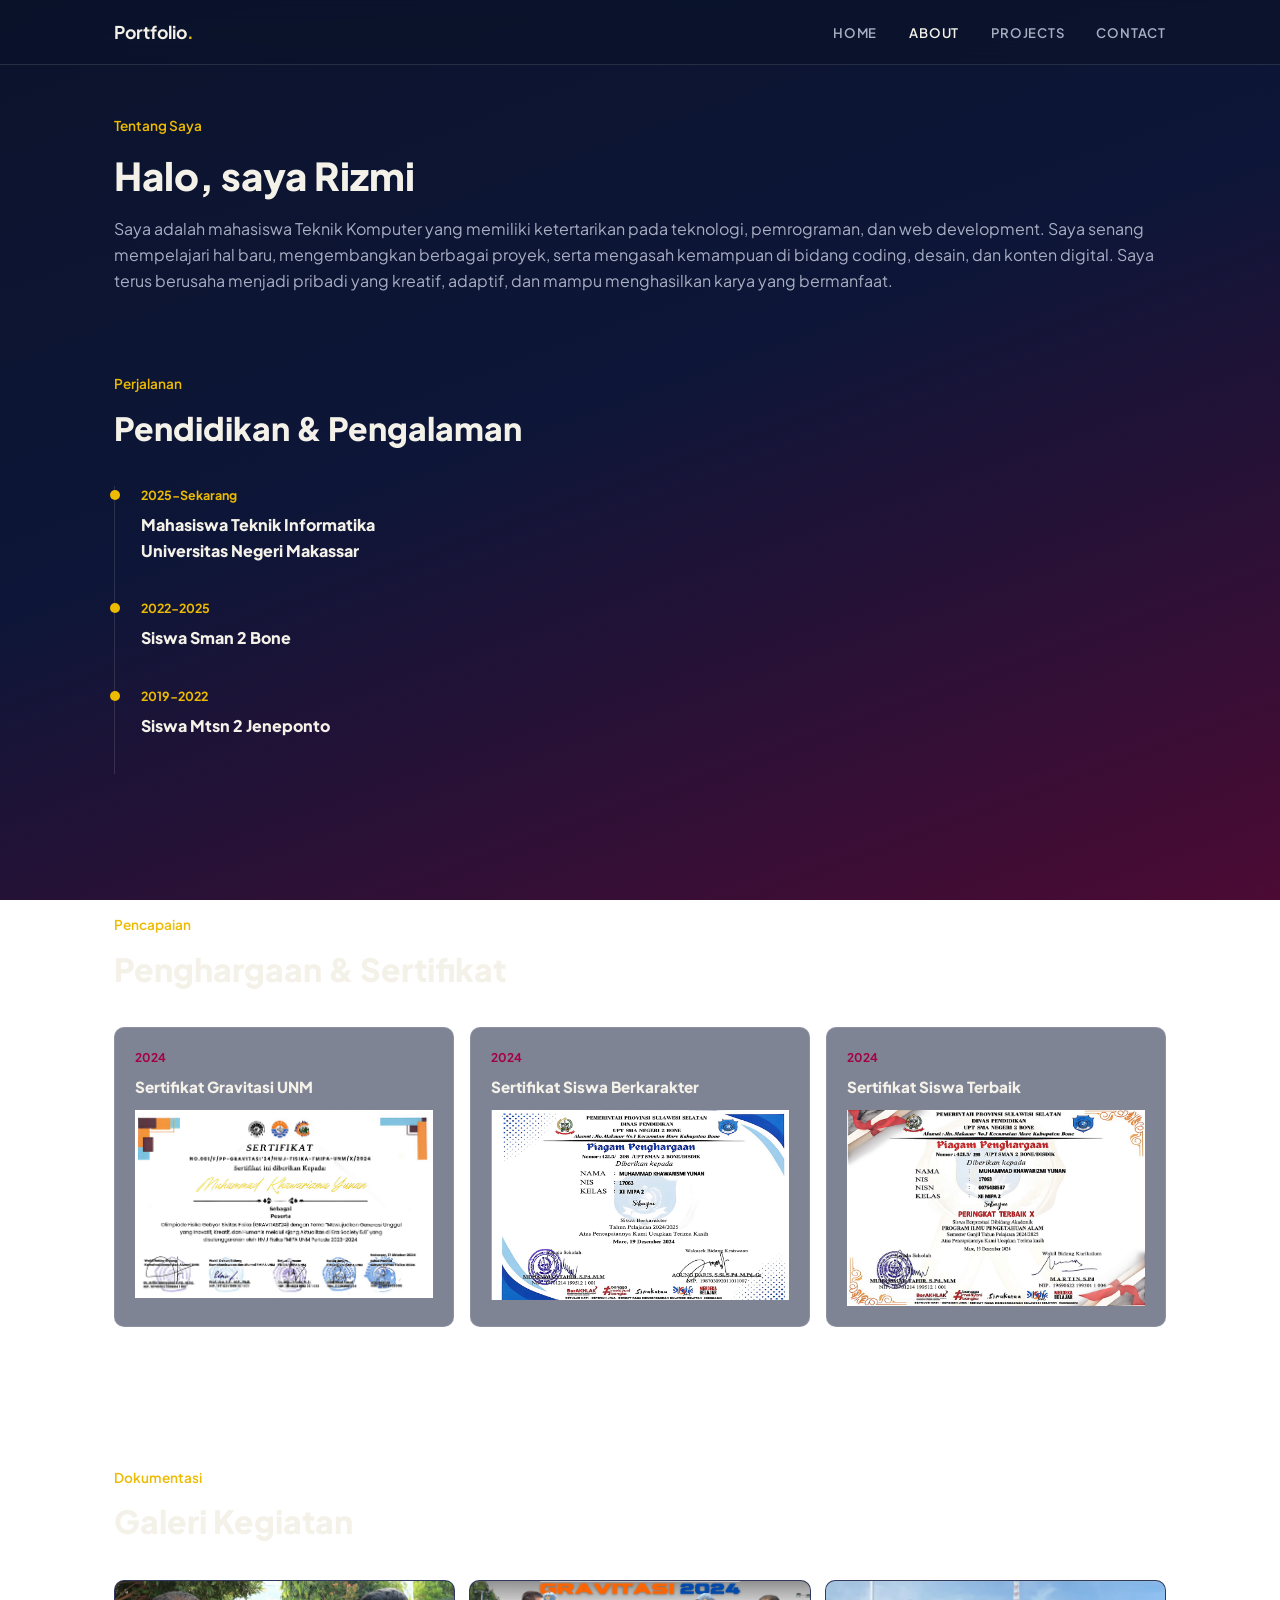
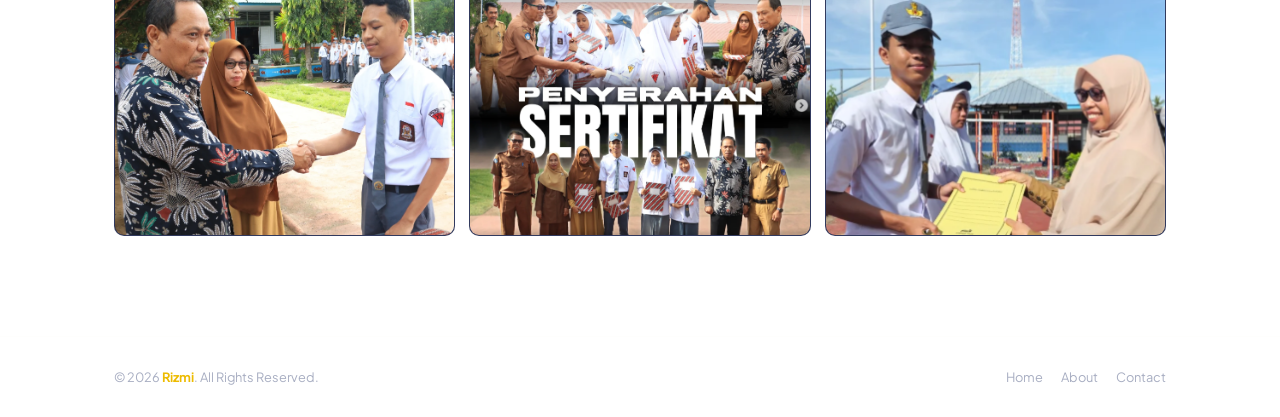
<file: about.html>
<!DOCTYPE html>
<html lang="id">
<head>
<meta charset="UTF-8">
<meta name="viewport" content="width=device-width, initial-scale=1.0">
<title>Tentang Saya — Rizmi</title>
<link href="https://fonts.googleapis.com/css2?family=Plus+Jakarta+Sans:wght@400;600;700;800&display=swap" rel="stylesheet">
<link rel="stylesheet" href="style.css">
</head>
<body>

<header class="nav">
  <input type="checkbox" id="nav-toggle" class="nav-toggle">
  <div class="nav-inner">
    <a href="index.html" class="logo">Portfolio<span>.</span></a>
    <nav class="nav-menu">
      <a href="index.html">HOME</a>
      <a href="about.html" class="active">ABOUT</a>
      <a href="index.html#projects">PROJECTS</a>
      <a href="contact.html">CONTACT</a>
    </nav>
    <label for="nav-toggle" class="hamburger" aria-label="Buka menu"><span></span><span></span><span></span></label>
  </div>
  <div class="mobile-menu">
    <a href="index.html">HOME</a>
    <a href="about.html">ABOUT</a>
    <a href="index.html#projects">PROJECTS</a>
    <a href="contact.html">CONTACT</a>
  </div>
</header>

<main>
  <section class="page-head">
  <div class="container">
    <p class="section-tag">Tentang Saya</p>
    <h1>Halo, saya Rizmi</h1>


    <div class="about-text">
      <p>
        Saya adalah mahasiswa Teknik Komputer yang memiliki ketertarikan pada teknologi,
        pemrograman, dan web development. Saya senang mempelajari hal baru,
        mengembangkan berbagai proyek, serta mengasah kemampuan di bidang coding,
        desain, dan konten digital. Saya terus berusaha menjadi pribadi yang kreatif,
        adaptif, dan mampu menghasilkan karya yang bermanfaat.
      </p>
    </div>
  </div>
</section>

  <section class="section" id="timeline">
    <div class="container">
      <p class="section-tag">Perjalanan</p>
      <h2>Pendidikan & Pengalaman</h2>
      <div class="timeline">
        <div class="timeline-item"><p class="timeline-date">2025-Sekarang</p><h3>Mahasiswa Teknik Informatika <br>Universitas Negeri Makassar</h3></div>
        <div class="timeline-item"><p class="timeline-date">2022-2025</p><h3>Siswa Sman 2 Bone</h3></div>
        <div class="timeline-item"><p class="timeline-date">2019-2022</p><h3>Siswa Mtsn 2 Jeneponto</h3></div>
      </div>
    </div>
  </section>

  <section class="section" id="achievements">
    <div class="container">
      <p class="section-tag">Pencapaian</p>
      <h2>Penghargaan & Sertifikat</h2>
      <div class="achieve-grid">
        <div class="glass achieve-card"><p class="year">2024</p><h3>Sertifikat Gravitasi UNM</h3>
        <div class="landscape-frame"><img src="assets/gallery-1.jpg" alt="Foto profil Nama Anda"></div></div>
        <div class="glass achieve-card"><p class="year">2024</p><h3>Sertifikat Siswa Berkarakter</h3>
        <div class="landscape-frame"><img src="assets/siswaberkarakter.png" alt="Foto profil Nama Anda"></div></div>
        <div class="glass achieve-card"><p class="year">2024</p><h3>Sertifikat Siswa Terbaik</h3>
        <div class="landscape-frame"><img src="assets/terbaik.png" alt="Sertifikat Siswa Terbaik"></div></div>
      </div>
    </div>
  </section>

  <section class="section" id="gallery">
    <div class="container">
      <p class="section-tag">Dokumentasi</p>
      <h2>Galeri Kegiatan</h2>
      <div class="gallery-grid">
        <figure><img src="assets/gvt1.png" alt="Dokumentasi kegiatan 1"></figure>
        <figure><img src="assets/gvt2.png" alt="Dokumentasi kegiatan 2"></figure>
        <figure><img src="assets/berprestasi.png" alt="Dokumentasi kegiatan 3"></figure>
      </div>
    </div>
  </section>
</main>

<footer class="footer">
  <div class="container footer-inner">
    <p>&copy; 2026 <b>Rizmi</b>. All Rights Reserved.</p>
    <div class="footer-links">
      <a href="index.html">Home</a>
      <a href="about.html">About</a>
      <a href="contact.html">Contact</a>
    </div>
  </div>
</footer>
<script src="script.js" defer></script>
</body>
</html>
</file>
<file: style.css>
/* Portfolio — Blaugrana Editorial (versi simpel) */

:root{
  --navy: #0B132B;
  --navy-card: rgba(22, 32, 63, 0.55);
  --crimson: #A50044;
  --crimson-soft: #6d0432;
  --gold: #EDBB00;
  --ink: #F4F1E8;
  --ink-muted: #A8AEC2;
  --line: rgba(244, 241, 232, 0.12);
  --font: 'Plus Jakarta Sans', sans-serif;
  --container: 1100px;
  --radius: 10px;
}

*{ box-sizing: border-box; }
body{
  margin: 0;
  font-family: var(--font);
  color: var(--ink);
  background: linear-gradient(160deg, var(--navy) 0%, #0d1638 45%, var(--crimson-soft) 130%);
  background-attachment: fixed;
  line-height: 1.6;
}
img{ max-width: 100%; display: block; }
a{ color: inherit; text-decoration: none; }
h1,h2,h3{ font-weight: 800; margin: 0 0 10px; }
p{ margin: 0; }

.container{ max-width: var(--container); margin: 0 auto; padding: 0 24px; }

a:focus-visible, label:focus-visible{ outline: 2px solid var(--gold); outline-offset: 3px; }

/* Nav */
.nav{ position: sticky; top: 0; z-index: 50; background: rgba(11,19,43,0.75); backdrop-filter: blur(10px); border-bottom: 1px solid var(--line); }
.nav-inner{ display: flex; align-items: center; justify-content: space-between; padding: 18px 24px; max-width: var(--container); margin: 0 auto; }
.logo{ font-weight: 700; font-size: 1.1rem; }
.logo span{ color: var(--gold); }
.nav-menu{ display: flex; gap: 32px; }
.nav-menu a{ font-size: 0.82rem; font-weight: 600; letter-spacing: 0.06em; color: var(--ink-muted); }
.nav-menu a:hover, .nav-menu a.active{ color: var(--ink); }

.nav-toggle{ display: none; }
.hamburger{ display: none; flex-direction: column; gap: 5px; cursor: pointer; padding: 8px; }
.hamburger span{ width: 22px; height: 2px; background: var(--ink); border-radius: 2px; }
.mobile-menu{ max-height: 0; overflow: hidden; display: flex; flex-direction: column; padding: 0 24px; transition: max-height 0.3s ease; }
.mobile-menu a{ padding: 12px 0; font-weight: 600; color: var(--ink-muted); border-bottom: 1px solid var(--line); }
.nav-toggle:checked ~ .mobile-menu{ max-height: 260px; padding: 10px 24px 20px; }
@media (max-width: 860px){ .nav-menu{ display: none; } .hamburger{ display: flex; } }

/* Hero */
.hero{ padding: 60px 0 30px; }
.hero-grid{ display: grid; grid-template-columns: 1fr 1fr; gap: 30px; align-items: center; }
.hero-left{ display: flex; gap: 18px; }
.hero-line{ width: 3px; border-radius: 3px; background: linear-gradient(180deg, var(--gold), var(--crimson)); align-self: stretch; min-height: 160px; }
.eyebrow-role{ color: var(--gold); font-weight: 600; margin-bottom: 10px; }
.hero-name{ font-size: clamp(2.2rem, 5vw, 3.2rem); line-height: 1.05; }
.hero-desc{ color: var(--ink-muted); max-width: 34ch; margin: 14px 0 24px; }
.btn-outline{ display: inline-block; border: 1px solid var(--ink); padding: 12px 26px; border-radius: 999px; font-weight: 600; font-size: 0.85rem; }
.btn-outline:hover{ border-color: var(--gold); background: var(--gold); color: var(--navy); }
.portrait-frame{
    width: min(320px, 100%);
    aspect-ratio: 1 / 1;
    border-radius: 50%;
    background: linear-gradient(180deg, rgba(237,187,0,0.15), rgba(165,0,68,0.35)), #1a2550;
    border: 2px solid rgba(237,187,0,0.25);
    overflow: hidden;
    margin-left: auto;
}

.portrait-frame img{
    width: 100%;
    height: 100%;
    object-fit: cover;
    opacity: 0.85;
    transform: scale(1.15);
}
@media (max-width: 800px){ .hero-grid{ grid-template-columns: 1fr; text-align: center; } .hero-left{ flex-direction: column; align-items: center; } .hero-line{ width: 50px; height: 3px; min-height: 0; } .hero-desc{ margin-left:auto; margin-right:auto; } .portrait-frame{ margin: 0 auto; } }

.hero-social{ margin-top: 40px; padding-top: 24px; border-top: 1px solid var(--line); justify-content: center; }
@media (min-width: 801px){ .hero-social{ justify-content: flex-start; } }

.social-row{ display: flex; gap: 14px; }
.social-row a{ width: 40px; height: 40px; display: flex; align-items: center; justify-content: center; border: 1px solid var(--line); border-radius: 50%; font-size: 0.72rem; font-weight: 700; color: var(--ink-muted); }
.social-row a:hover{ border-color: var(--gold); color: var(--gold); }

/* Sections */
.section{ padding: 70px 0; }
.section-tag{ color: var(--gold); font-weight: 600; font-size: 0.85rem; margin-bottom: 8px; }
.section h2{ font-size: clamp(1.5rem, 3vw, 2rem); margin-bottom: 32px; }

.glass{ background: var(--navy-card); border: 1px solid var(--line); border-radius: var(--radius); backdrop-filter: blur(10px); }

.skills-grid, .services-grid{ display: grid; grid-template-columns: repeat(auto-fit, minmax(220px, 1fr)); gap: 18px; }
.skill-card, .service-card{ padding: 24px; }
.skill-card h3, .service-card h3{ font-size: 1.05rem; margin-bottom: 6px; }
.skill-card p, .service-card p{ color: var(--ink-muted); font-size: 0.88rem; }
.skill-card.border-blue{ border-left: 2px solid #2E5EAA; }
.skill-card.border-crimson{ border-left: 2px solid var(--crimson); }

.projects-grid{ display: grid; grid-template-columns: repeat(auto-fit, minmax(280px, 1fr)); gap: 20px; }
.project-thumb{ aspect-ratio: 16/10; background: #1a2550; overflow: hidden; border-radius: var(--radius) var(--radius) 0 0; }
.project-thumb img{ width: 100%; height: 100%; object-fit: cover; }
.project-body{ padding: 18px; }
.project-body h3{ font-size: 1rem; margin-bottom: 10px; }
.tech-row{ display: flex; gap: 8px; margin-bottom: 12px; }
.tech-row span{ font-size: 0.7rem; padding: 4px 10px; border-radius: 999px; border: 1px solid var(--line); color: var(--ink-muted); }
.project-link{ font-size: 0.85rem; font-weight: 600; color: var(--gold); }

/* Timeline */
.timeline{ border-left: 1px solid var(--line); padding-left: 26px; }
.timeline-item{ position: relative; padding-bottom: 26px; }
.timeline-item::before{ content:''; position: absolute; left: -31px; top: 4px; width: 10px; height: 10px; border-radius: 50%; background: var(--gold); }
.timeline-date{ color: var(--gold); font-size: 0.78rem; font-weight: 700; }
.timeline-item h3{ font-size: 1rem; margin-top: 6px; }

/* Achievements & Gallery */
.achieve-grid{ display: grid; grid-template-columns: repeat(auto-fit, minmax(220px, 1fr)); gap: 16px; }
.achieve-card{ padding: 20px; }
.achieve-card .year{ color: var(--crimson); font-size: 0.75rem; font-weight: 700; }
.achieve-card h3{ font-size: 0.95rem; margin-top: 8px; }

.gallery-grid{ display: grid; grid-template-columns: repeat(auto-fit, minmax(200px, 1fr)); gap: 14px; }
.gallery-grid figure{ margin: 0; aspect-ratio: 4/3; border-radius: var(--radius); overflow: hidden; background: #16204a; border: 1px solid var(--line); }
.gallery-grid img{ width: 100%; height: 100%; object-fit: cover; }

/* About intro */
.about-intro{ display: grid; grid-template-columns: 0.8fr 1.2fr; gap: 36px;  }
.about-text p{ color: var(--ink-muted); }
@media (max-width: 760px){ .about-intro{ grid-template-columns: 1fr; } }

/* Contact */
.contact-info-card{ padding: 22px; margin-bottom: 14px; }
.contact-info-card .label{ color: var(--gold); font-size: 0.76rem; font-weight: 700; }
.contact-info-card p:last-child{ margin-top: 8px; font-size: 1rem; }

/* Page head */
.page-head{ padding: 50px 0 10px; }
.page-head h1{ font-size: clamp(1.8rem, 4vw, 2.4rem); }

/* Footer */
.footer{ border-top: 1px solid var(--line); padding: 30px 0; margin-top: 30px; }
.footer-inner{ display: flex; justify-content: space-between; align-items: center; flex-wrap: wrap; gap: 14px; }
.footer-inner p{ color: var(--ink-muted); font-size: 0.8rem; }
.footer-inner p b{ color: var(--gold); }
.footer-links{ display: flex; gap: 18px; }
.footer-links a{ font-size: 0.8rem; color: var(--ink-muted); }
.footer-links a:hover{ color: var(--gold); }

/* Navbar saat scroll */
.nav{ transition: box-shadow 0.3s ease; }
.nav.scrolled{ box-shadow: 0 6px 24px rgba(0, 0, 0, 0.35); }

/* Animasi muncul saat scroll */
.reveal{
  opacity: 0;
  transform: translateY(18px);
  transition: opacity 0.6s ease, transform 0.6s ease;
}
.reveal.show{
  opacity: 1;
  transform: none;
}

/* Lightbox */
.gallery-grid img, .achieve-card img{ cursor: zoom-in; }

.lightbox{
  position: fixed;
  inset: 0;
  z-index: 100;
  display: flex;
  align-items: center;
  justify-content: center;
  padding: 24px;
  background: rgba(5, 9, 25, 0.9);
  opacity: 0;
  visibility: hidden;
  transition: opacity 0.25s ease, visibility 0.25s ease;
  cursor: zoom-out;
}
.lightbox.open{ opacity: 1; visibility: visible; }
.lightbox img{
  max-width: 100%;
  max-height: 90vh;
  border-radius: var(--radius);
}
</file>
